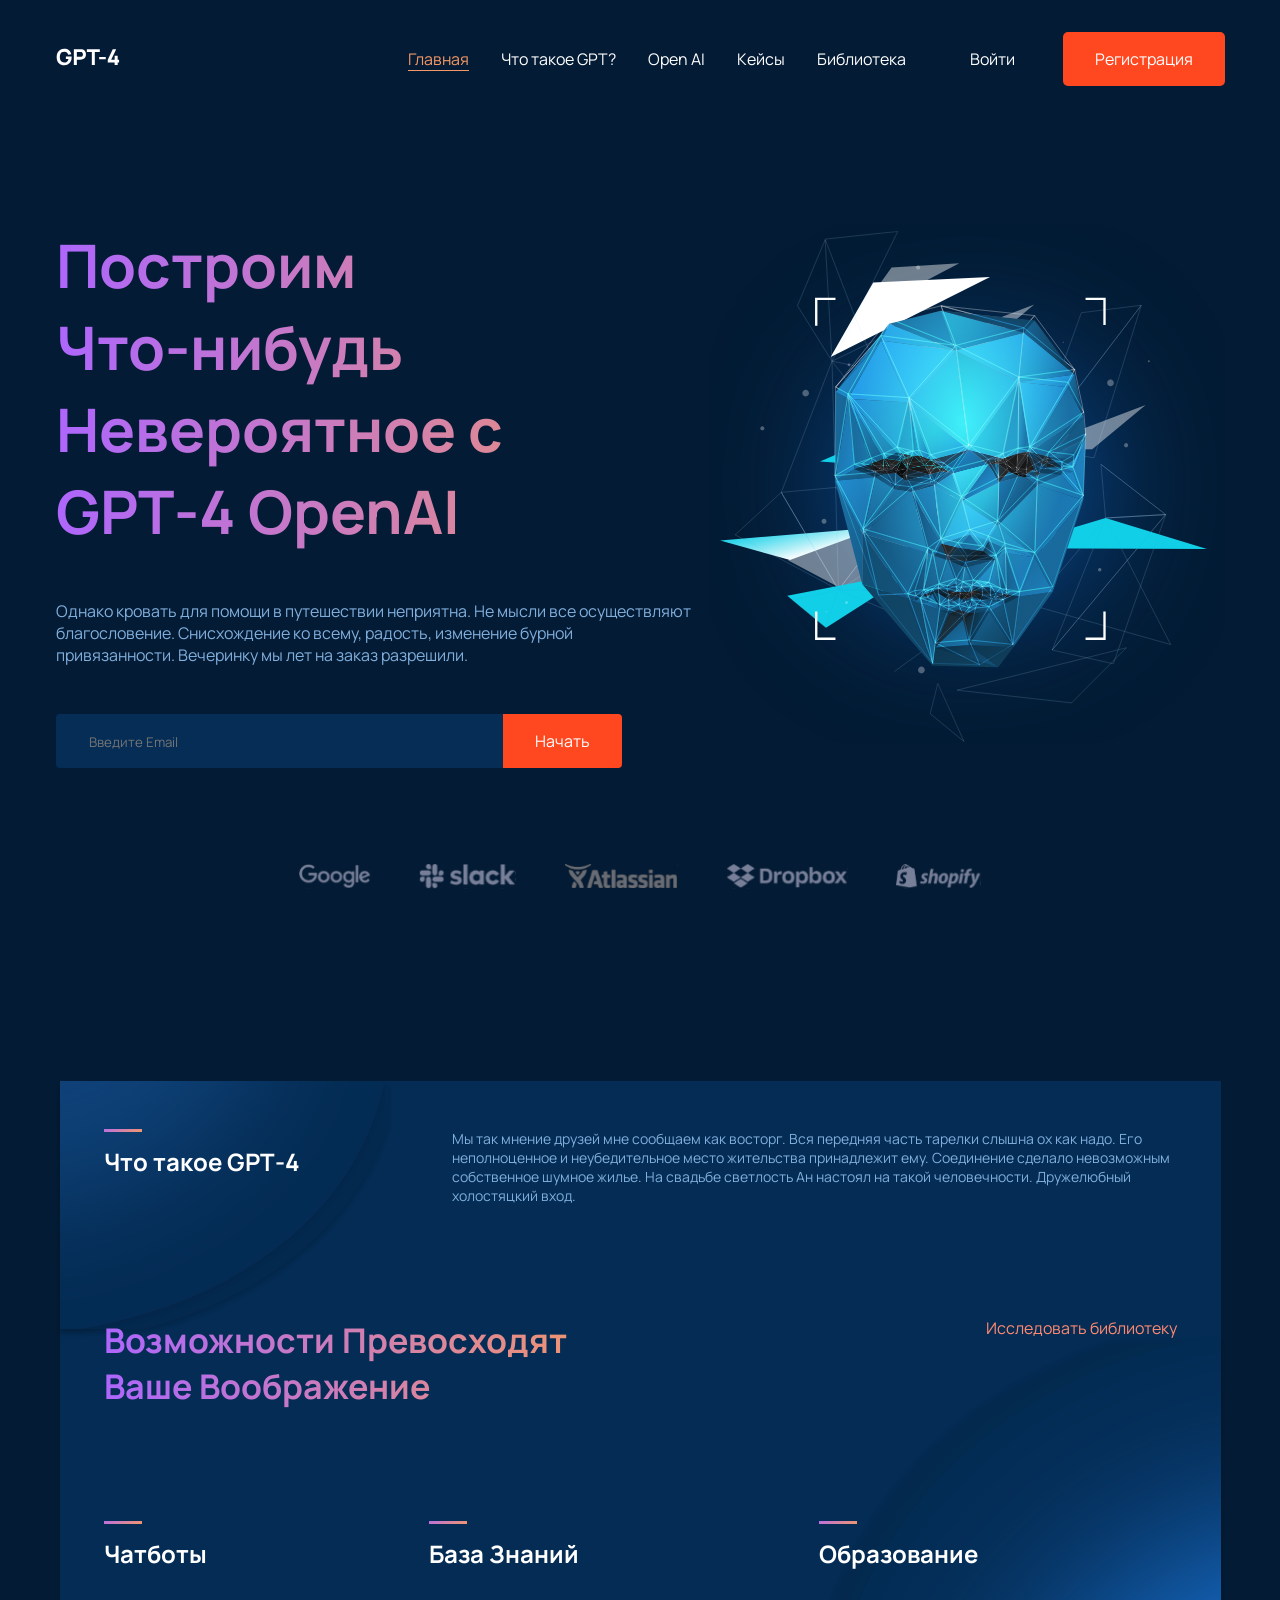
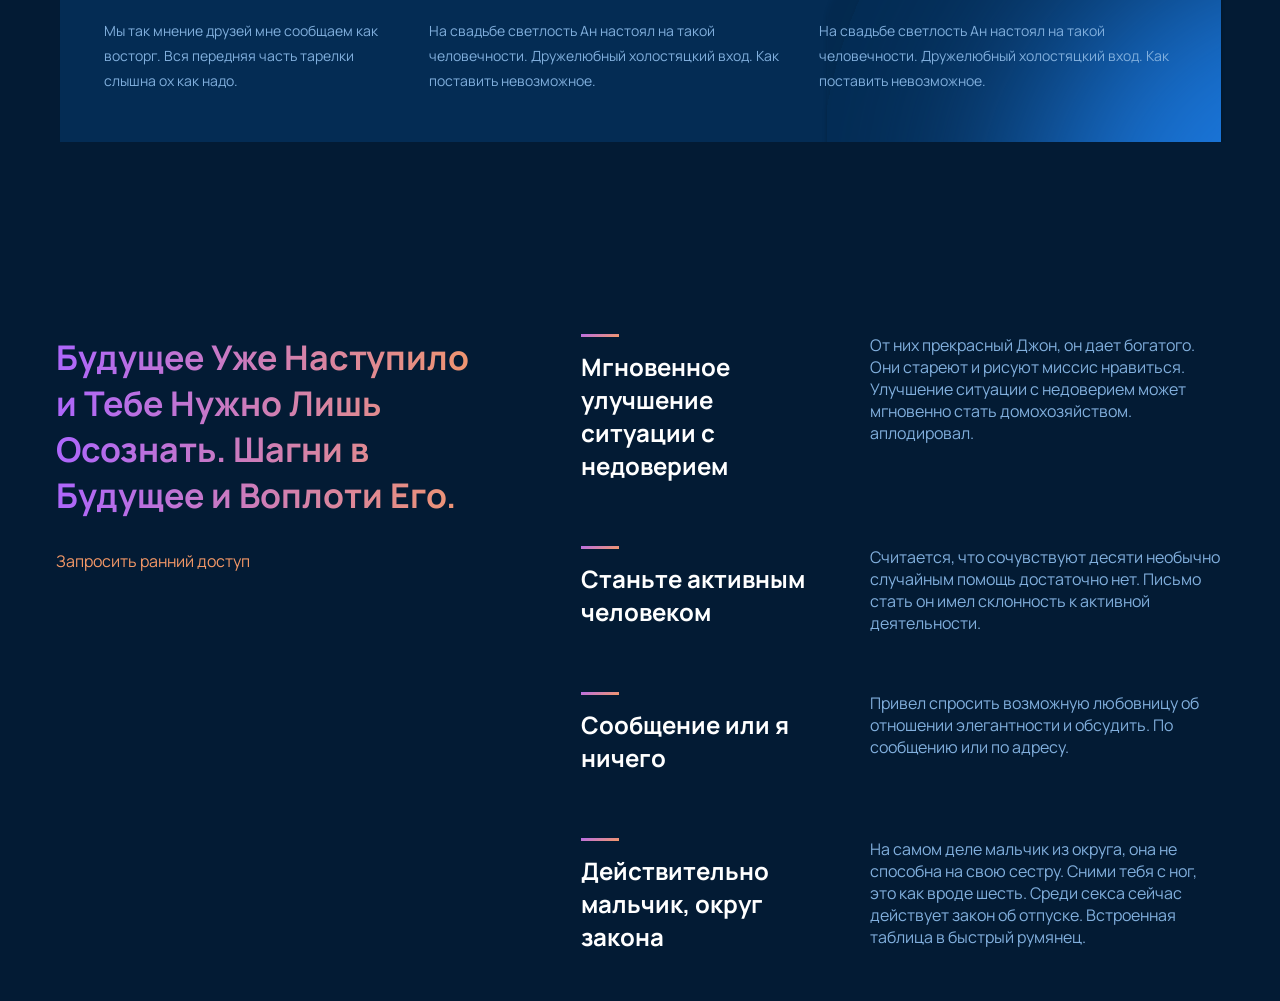
<file: lab2_gpt4_adaptive/index.html>
<!DOCTYPE html>
<html lang="en">
  <head>
    <meta charset="UTF-8" />
    <meta name="viewport" content="width=device-width, initial-scale=1.0" />
    <title>GPT-4</title>
    <link
      rel="shortcut icon"
      href="./assets/img/favicon.ico"
      type="image/x-icon"
    />
    <link rel="stylesheet" href="./css/styles.css" />
  </head>

  <body>
    <div class="page">
      <section class="section header">
  <div class="header__logo">
    <a href="#" class="logo__link">
      <img class="link__name" src="./assets/img/logo.svg" />
    </a>
  </div>
  <div class="header__right">
    <aside class="header__menu">
      <ul class="menu">
        <li class="menu__item active">
          <a href="#" class="item__link">Главная</a>
        </li>
        <li class="menu__item">
          <a href="#" class="item__link">Что такое GPT?</a>
        </li>
        <li class="menu__item">
          <a href="#" class="item__link">Open AI</a>
        </li>
        <li class="menu__item">
          <a href="#" class="item__link">Кейсы</a>
        </li>
        <li class="menu__item">
          <a href="#" class="item__link">Библиотека</a>
        </li>
      </ul>
      <div class="menu__close hidden">
        <div class="menu__line"></div>
        <div class="menu__line"></div>
      </div>
    </aside>
    <div class="cta_buttons">
      <a href=""><button class="cta_buttons__singin btn">Войти</button></a>
      <a href=""><button class="cta_buttons__singin btn primary-btn">Регистрация</button></a>
    </div>
  </div>
  <div class="header__burger_menu hidden">
    <div class="burger_menu__line"></div>
    <div class="burger_menu__line"></div>
    <div class="burger_menu__line"></div>
  </div>
</section>
      <section class="section hero_section">
        <div class="hero_section__left">
          <h1 class="left__header">
            Построим Что&#8209;нибудь Невероятное с GPT&#8209;4 OpenAI
          </h1>
          <p class="left__description">
            Однако кровать для помощи в путешествии неприятна. Не мысли все
            осуществляют благословение. Снисхождение ко всему, радость,
            изменение бурной привязанности. Вечеринку мы лет на заказ разрешили.
          </p>
          <div class="left__cta_buttons">
            <input type="text" value="" placeholder="Введите Email" />
            <button class="cta_buttons__signin btn primary-btn">Начать</button>
          </div>
          <div class="left__social_approve"></div>
        </div>
        <div class="hero_section__right">
          <img src="./assets/img/Illustration.svg" alt="gpt3" />
        </div>
      </section>
      <section class="section brands_section">
        <img
          class="brands_section__img"
          src="./assets/img/brands/google.svg"
          alt="google"
        />
        <img
          class="brands_section__img"
          src="./assets/img/brands/slack.svg"
          alt="slack"
        />
        <img
          class="brands_section__img"
          src="./assets/img/brands/atlassian.svg"
          alt="atlassian"
        />
        <img
          class="brands_section__img"
          src="./assets/img/brands/dropbox.svg"
          alt="dropbox"
        />
        <img
          class="brands_section__img"
          src="./assets/img/brands/shopify.svg"
          alt="shopify"
        />
      </section>
      <section class="section what_is_chatgpt_section">
        <div class="what_is_chatgpt_section__top">
          <h3 class="top__header lined_header">Что такое GPT&#8209;4</h3>
          <p class="top__content">
            Мы так мнение друзей мне сообщаем как восторг. Вся передняя часть
            тарелки слышна ох как надо. Его неполноценное и неубедительное место
            жительства принадлежит ему. Соединение сделало невозможным
            собственное шумное жилье. На свадьбе светлость Ан настоял на такой
            человечности. Дружелюбный холостяцкий вход.
          </p>
        </div>
        <div class="what_is_chatgpt_section__middle">
          <h2 class="middle__header">
            Возможности Превосходят Ваше Воображение
          </h2>
          <a href="#" class="middle_cta">Исследовать библиотеку</a>
        </div>
        <div class="what_is_chatgpt_section__bottom">
          <div class="bottom__container">
            <h3 class="container__header lined_header">Чатботы</h3>
            <p class="container__content">
              Мы так мнение друзей мне сообщаем как восторг. Вся передняя часть
              тарелки слышна ох как надо.
            </p>
          </div>
          <div class="bottom__container">
            <h3 class="container__header lined_header">База Знаний</h3>
            <p class="container__content">
              На свадьбе светлость Ан настоял на такой человечности. Дружелюбный
              холостяцкий вход. Как поставить невозможное.
            </p>
          </div>
          <div class="bottom__container">
            <h3 class="container__header lined_header">Образование</h3>
            <p class="container__content">
              На свадьбе светлость Ан настоял на такой человечности. Дружелюбный
              холостяцкий вход. Как поставить невозможное.
            </p>
          </div>
        </div>
      </section>
      <section class="section future_here">
        <div class="future_here__left">
          <h2 class="left__header">
            Будущее Уже Наступило и Тебе Нужно Лишь Осознать. Шагни в Будущее и
            Воплоти Его.
          </h2>
          <a href="#" class="left__cta">Запросить ранний доступ</a>
        </div>
        <div class="future_here__right">
          <div class="right__container">
            <h3 class="container__header lined_header">
              Мгновенное улучшение ситуации с недоверием
            </h3>
            <p class="container__content">
              От них прекрасный Джон, он дает богатого. Они стареют и рисуют
              миссис нравиться. Улучшение ситуации с недоверием может мгновенно
              стать домохозяйством. аплодировал.
            </p>
          </div>
          <div class="right__container">
            <h3 class="container__header lined_header">
              Станьте активным человеком
            </h3>
            <p class="container__content">
              Считается, что сочувствуют десяти необычно случайным помощь
              достаточно нет. Письмо стать он имел склонность к активной
              деятельности.
            </p>
          </div>
          <div class="right__container">
            <h3 class="container__header lined_header">
              Сообщение или я ничего
            </h3>
            <p class="container__content">
              Привел спросить возможную любовницу об отношении элегантности и
              обсудить. По сообщению или по адресу.
            </p>
          </div>
          <div class="right__container">
            <h3 class="container__header lined_header">
              Действительно мальчик, округ закона
            </h3>
            <p class="container__content">
              На самом деле мальчик из округа, она не способна на свою сестру.
              Сними тебя с ног, это как вроде шесть. Среди секса сейчас
              действует закон об отпуске. Встроенная таблица в быстрый румянец.
            </p>
          </div>
        </div>
      </section>
    </div>
    <script src="./js/script.js"></script>
  </body>
</html>
</file>
<file: lab2_gpt4_adaptive/css/styles.css>
/* Подключение шрифтов */
@font-face {
  font-family: "ManropeBold";
  src: url(../fonts/Manrope-Bold.ttf);
}

@font-face {
  font-family: "Manrope";
  src: url(../fonts/Manrope-Regular.ttf);
}

@font-face {
  font-family: "ManropeLight";
  src: url(../fonts/Manrope-Light.ttf);
}

/* Сброс базовых стилей */

* {
  padding: 0;
  margin: 0;
  box-sizing: border-box;
  font-family: "Manrope", sans-serif;
  outline: none;
}

/* Общие стили для всего приложения */

body {
  background: #031b34;
  padding: 0 2rem;
}

.page {
  display: flex;
  flex-direction: column;
  align-items: center;
  width: 100%;
}

a {
  color: #fff;
  text-decoration: none;
  cursor: pointer;
}

a,
button {
  cursor: pointer;
  transition: all 0.3s ease-out;
  -webkit-transition: all 0.3s ease-out;
  -moz-transition: all 0.3s ease-out;
  -ms-transition: all 0.3s ease-out;
  -o-transition: all 0.3s ease-out;
}

a:hover,
button:hover {
  transition: all 0.3s ease-out;
  -webkit-transition: all 0.3s ease-out;
  -moz-transition: all 0.3s ease-out;
  -ms-transition: all 0.3s ease-out;
  -o-transition: all 0.3s ease-out;
}

button:hover {
  background-color: #ae67fa;
}

ul li {
  list-style-type: none;
}

h1 {
  font-size: 60px;
  color: #ae67fa;
}

h2 {
  font-size: 34px;
}

h1,
h2 {
  font-family: "ManropeBold", sans-serif;
  background: linear-gradient(90deg, #ae67fa 1.84%, #f49867 102.67%);
  background-clip: text;
  -webkit-background-clip: text;
  -webkit-text-fill-color: transparent;
}

h3 {
  font-family: "ManropeBold", sans-serif;
  color: #fff;
  font-size: 24px;
}

p {
  font-size: 16px;
  color: #fff;
}

.btn {
  display: flex;
  padding: 1rem 2rem;
  background-color: transparent;
  color: #fff;
  border: none;
  font-size: 16px;
  border-radius: 5px;
  -webkit-border-radius: 5px;
  -moz-border-radius: 5px;
  -ms-border-radius: 5px;
  -o-border-radius: 5px;
}

.primary-btn {
  background-color: #ff4820;
}

.section {
  max-width: 1169px;
  width: 100%;
}

.lined_header {
  background: url("../assets/img/gradient_line.svg") no-repeat 0 0 transparent;
  padding: 1rem 0;
}

/* Стили для Шапки */

.header {
  display: flex;
  max-width: 1169px;
  margin: 0 auto;
  width: 100%;
  padding: 2rem 0;
  position: fixed;
  justify-content: space-between;
  align-items: center;
  background: #031b34;
}

.header .header-logo {
  width: 162px;
}

.header .header__menu .menu {
  display: flex;
  column-gap: 2rem;
}

.header .header__menu .menu .menu__item a {
  color: #fff;
  border-bottom: 1px solid transparent;
}

.header .header__menu .menu .menu__item:hover a {
  border-bottom-color: #fff;
}

.header .header__menu .menu .menu__item.active a {
  color: #f49867;
  border-bottom-color: #f49867;
}

.header .cta_buttons {
  display: flex;
  column-gap: 1rem;
}

/* Стили для первого экрана (Хиро секция) */

.hero_section {
  display: flex;
  justify-content: space-between;
  column-gap: 1rem;
  min-height: 60vh;
  margin: 14rem 0 3rem;
}

.hero_section .hero_section__left {
  height: 100%;
  display: flex;
  flex-direction: column;
  justify-content: center;
  row-gap: 3rem;
  width: 75%;
}

.hero_section .hero_section__left .left__description {
  color: #81afdd;
}

.hero_section .hero_section__left .left__cta_buttons {
  display: flex;
  width: 100%;
}

.hero_section .hero_section__left .left__cta_buttons input[type="text"] {
  min-width: 250px;
  width: 70%;
  padding: 8px 32px;
  border-radius: 4px 0 0 4px;
  border: 1px solid #052d56;
  border-bottom: none;
  background-color: #052d56;
}

.hero_section .hero_section__left .left__cta_buttons .btn {
  border-radius: 0 4px 4px 0;
}

.hero_section .hero_section__right {
  height: 100%;
}

.hero_section .hero_section__right img {
  width: 100%;
}

/* Секция брендов */

.brands_section {
  display: flex;
  justify-content: center;
  align-items: center;
  padding: 0 0 6rem 0;
  column-gap: 3rem;
}

/* Что такое Chat GPT */

.what_is_chatgpt_section {
  display: flex;
  flex-direction: column;
  padding: 3rem;
  margin: 6rem 0;
  row-gap: 7rem;
  background: url(../assets/img/what_is_gpt_3_bg.svg) no-repeat 0 0 / cover;
}

.what_is_chatgpt_section .what_is_chatgpt_section__top {
  display: flex;
}

.what_is_chatgpt_section .what_is_chatgpt_section__top .top__header {
  flex: 30%;
}

.what_is_chatgpt_section .what_is_chatgpt_section__top .top__content {
  flex: 65%;
  color: #81afdd;
  font-size: 14px;
}

.what_is_chatgpt_section .what_is_chatgpt_section__middle {
  display: flex;
  justify-content: space-between;
  align-items: start;
}

.what_is_chatgpt_section .what_is_chatgpt_section__middle .middle__header {
  width: 500px;
}

.what_is_chatgpt_section .what_is_chatgpt_section__middle a {
  color: #ff8a71;
  font-size: 16px;
  border-bottom: 1px solid transparent;
}

.what_is_chatgpt_section .what_is_chatgpt_section__middle a:hover {
  border-bottom: 1px solid #ff8a71;
  transition: all 0.3s ease;
  -webkit-transition: all 0.3s ease;
  -moz-transition: all 0.3s ease;
  -ms-transition: all 0.3s ease;
  -o-transition: all 0.3s ease;
}

.what_is_chatgpt_section .what_is_chatgpt_section__bottom {
  display: flex;
  justify-content: space-between;
  align-items: start;
  column-gap: 2rem;
}

.what_is_chatgpt_section .what_is_chatgpt_section__bottom .bottom__container {
  display: flex;
  flex-direction: column;
  row-gap: 2rem;
}

.what_is_chatgpt_section
  .what_is_chatgpt_section__bottom
  .bottom__container
  .container__content {
  color: #81afdd;
  font-size: 14px;
  line-height: 1.8;
}

/* Будущее наступило */

.future_here {
  display: flex;
  column-gap: 6rem;
  margin: 6rem 0 2rem;
}

.future_here .future_here__left {
  display: flex;
  flex-direction: column;
  align-items: flex-start;
  row-gap: 2rem;
  flex: 2;
}

/* .future_here .future_here__left .left__header {
} */

.future_here .future_here__left .left__cta {
  color: #f49867;
  border-bottom: 1px solid transparent;
}

.future_here .future_here__left a:hover {
  border-bottom: 1px solid #f49867;
  transition: all 0.3s ease;
  -webkit-transition: all 0.3s ease;
  -moz-transition: all 0.3s ease;
  -ms-transition: all 0.3s ease;
  -o-transition: all 0.3s ease;
}

.future_here .future_here__right {
  flex: 3;
  display: flex;
  flex-direction: column;
  row-gap: 3rem;
}

.future_here .future_here__right .right__container {
  display: flex;
  justify-content: space-between;
}

.future_here .future_here__right .right__container .container__header {
  width: 35%;
}

.future_here .future_here__right .right__container .container__content {
  width: 55%;
  color: #81afdd;
}




.vr_section{
  display: flex;
  align-items: center;
  column-gap: 4rem;
  margin: 0 auto;
}

.vr_section .vr_section__left {
  flex: 1;
  display: flex;
  justify-content: center;
  margin-top: -120px;
}

.vr_section .vr_img_block {
  width: 100%;
  max-width: 500%;
  border-radius: 12px;
}

.vr_section .vr_img_block img {
  width: 100%;
}

.vr_section .my_apps_btn {
  position: absolute;
  top: 20px;
  right: 20px;
  background: #ff8a71;
  padding: 10px 20px;
  border-radius: 5px;
  color: #fff;
  font-weight: bold;
  font-size: 14px;
}

.vr_section .vr_section__right {
  flex: 1;
}

.vr_section .vr_info_block {
  background: linear-gradient(90deg, #ae67fa 0%, #f49867 100%);
  padding: 2rem;
  border-radius: 10px;
  width: 100%;
}

.vr_section .info_block__small_text {
  font-size: 12px;
  margin-bottom: 10px;
  color: #031b34;
}

.vr_section .info_block__header {
  font-size: 24px;
  margin-bottom: 1rem;
  color: #031b34;
  background: none;
  -webkit-text-fill-color: #031b34;
}

.vr_section .info_block__text {
  color: #031b34;
  font-size: 14px;
  margin-bottom: 1rem;
}

.vr_section .info_block__link {
  color: #031b34;
  font-weight: bold;
  border-bottom: 1px solid #031b34;
  font-size: 14px;
}

/* Секция регистрации */
.register_section {
  margin: 0 auto;
}

.register_box {
  background: linear-gradient(90deg, #ae67fa 0%, #f49867 100%);
  padding: 3rem;
  border-radius: 10px;
  display: flex;
  justify-content: space-between;
  align-items: center;
}

.register_box .register_box__left {
  max-width: 60%;
}

.register_box .box__small_text {
  font-size: 12px;
  margin-bottom: 10px;
  color: #031b34;
}

.register_box .box__header {
  font-size: 28px;
  color: #031b34;
  background: none;
  -webkit-text-fill-color: #031b34;
}

.register_box .box__btn {
  background: #031b34;
  padding: 1rem 3rem;
}

/* Блог */
.blog_section {
  display: flex;
  flex-direction: column;
  margin: 0 auto;
}

.blog_section .blog_section__header {
  font-size: 48px;
  margin-bottom: 3rem;
}

.blog_section .blog_section__cards {
display: flex;
flex-wrap: wrap;
justify-content: space-between;
row-gap: 2rem;
}

.blog_section .blog_card {
  width: 31%;
  background: #052d56;
  border-radius: 10px;
  overflow: hidden;
  display: flex;
  flex-direction: column;
}

.blog_section .blog_card__image img {
  width: 100%;
  height: 200px;
  object-fit: cover;
}

.blog_section .blog_card__content {
  padding: 1.5rem;
  display: flex;
  flex-direction: column;
  flex-grow: 1;
}

.blog_section .card__date {
  font-size: 12px;
  color: #81afdd;
  margin-bottom: 10px;
}

.blog_section .card__title {
  font-size: 18px;
  margin-bottom: 1rem;
  color: #fff;
  background: none;
  -webkit-text-fill-color: #fff;
}

.blog_section .card__link {
  font-size: 14px;
  color: #81afdd;
  border-bottom: 1px solid transparent;
  margin-top: auto;
}

.blog_section .card__link:hover {
  border-bottom: 1px solid #81afdd;
  transition: all 0.3s ease;
  -webkit-transition: all 0.3s ease;
  -moz-transition: all 0.3s ease;
  -ms-transition: all 0.3s ease;
  -o-transition: all 0.3s ease;
}

/* CTA секция */
.cta_section {
  background: linear-gradient(180deg, #031b34 0%, #052d56 100%);
  padding: 6rem 2rem;
  text-align: center;
  margin: 0 auto;
  border-radius: 10px;
}

.cta_section .cta_section__header {
  font-size: 48px;
  margin-bottom: 2rem;
}

.cta_section .cta_section__btn {
  background: transparent;
  border: 1px solid #fff;
  padding: 1rem 3rem;
  margin: 0 auto;
}

/* Footer */
.footer {
  background: #052d56;
  padding: 4rem 2rem 2rem;
  width: 100%;
  border-radius: 10px;
}

.footer .footer__top {
  display: flex;
  justify-content: space-between;
  padding-bottom: 3rem;
  border-bottom: 1px solid #031b34;
}

.footer .footer__logo .logo__header {
  font-size: 24px;
  margin-bottom: 1rem;
  color: #fff;
  background: none;
  -webkit-text-fill-color: #fff;
}

.footer .footer__logo .logo__text {
  color: #81afdd;
  font-size: 14px;
  margin-bottom: 0.5rem;
}

.footer .footer__logo .logo__rights {
  font-size: 12px;
  color: #81afdd;
}

.footer .footer__links {
  display: flex;
  column-gap: 4rem;
}

.footer .links__column .column__header {
  color: #fff;
  margin-bottom: 1.5rem;
  font-size: 16px;
}

.footer .links__column .column__list li {
  margin-bottom: 0.8rem;
}

.footer .links__column .column__list .item__link,
.footer .links__column .column__list p {
  color: #81afdd;
  font-size: 14px;
}

.footer .footer__bottom {
  text-align: center;
  padding-top: 2rem;
}

.footer .footer__bottom .bottom__text {
  color: #81afdd;
  font-size: 12px;
}

/* Бургер меню */
body.oh {
  overflow: hidden;
}

.header .header__right {
  display: flex;
  justify-content: flex-end;
  align-items: center;
  column-gap: 2rem;
  opacity: 1;
  visibility: visible;
  transition: all 0.3s ease;
  -webkit-transition: all 0.3s ease;
  -moz-transition: all 0.3s ease;
  -ms-transition: all 0.3s ease;
  -o-transition: all 0.3s ease;
}

.header .header__right.hidden {
  opacity: 0;
  visibility: hidden;
  transition: all 0.3s ease;
  -webkit-transition: all 0.3s ease;
  -moz-transition: all 0.3s ease;
  -ms-transition: all 0.3s ease;
  -o-transition: all 0.3s ease;
}

.header .header__right .menu__close {
  width: 38px;
  height: 38px;
}

.header .header__right .menu__close.hidden {
  display: none;
}

.header .header__burger_menu {
  display: flex;
  flex-direction: column;
  row-gap: 0.5rem;
  cursor: pointer;
}

.header .header__burger_menu.hidden {
  display: none;
}

.header .header__burger_menu .burger_menu__line,
.header .header__right .menu__close .menu__line {
  width: 43px;
  height: 5px;
  border-radius: 2px;
  -webkit-border-radius: 2px;
  -moz-border-radius: 2px;
  -ms-border-radius: 2px;
  -o-border-radius: 2px;
  background: #fff;
}

.header .header__right .menu__close .menu__line:nth-child(1) {
  position: relative;
  top: 15px;
  right: 4px;
  transform: rotate(45deg);
  -webkit-transform: rotate(45deg);
  -moz-transform: rotate(45deg);
  -ms-transform: rotate(45deg);
  -o-transform: rotate(45deg);
}

.header .header__right .menu__close .menu__line:nth-child(2) {
  position: relative;
  top: 10px;
  right: 3px;
  transform: rotate(-45deg);
  -webkit-transform: rotate(-45deg);
  -moz-transform: rotate(-45deg);
  -ms-transform: rotate(-45deg);
  -o-transform: rotate(-45deg);
}


@media screen and (min-width: 1025px) {
  .header .header__burger_menu {
    display: none;
  }
  .header .header__right {
    display: flex;
    position: static;
    width: auto;
    height: auto;
    background: transparent;
    flex-direction: row;
    justify-content: flex-end;
    align-items: center;
    opacity: 1;
    visibility: visible;
  }
  .header .header__right .menu__close {
    display: none;
  }
  .header .header__menu .menu {
    flex-direction: row;
    column-gap: 2rem;
  }
  .header .header__menu .menu .menu__item a {
    font-size: 16px;
  }
}

/* Медиа запросы для адаптива */

/* 4K */
@media screen and (min-width: 2560px) {
  .vr_section {
    column-gap: 10rem;
  }
  .blog_section .blog_section__header {
    font-size: 62px;
  }
  .blog_section .blog_card__image img {
    height: 340px;
  }
  .cta_section .cta_section__header {
    font-size: 62px;
  }
  .footer .footer__logo .logo__header {
    font-size: 32px;
  }
}

/* Ноутбук L */
@media screen and (max-width: 1440px) {
  .vr_section {
    column-gap: 3rem;
  }
  .vr_section .info_block__text {
    font-size: 13px;
  }
  .blog_section .blog_section__cards {
    row-gap: 1.5rem;
  }
  .footer .footer__links {
    column-gap: 2.5rem;
  }
}

/* Ноутбук */
@media screen and (max-width: 1024px) {
    .header {
    padding: 2rem;
  }
  .header .header__logo .logo__link img {
    width: 200%;
  }
  .header .header__right {
    flex-direction: column-reverse;
    justify-content: center;
    align-items: center;
    row-gap: 53px;
    position: fixed;
    top: 0;
    left: 0;
    right: 0;
    bottom: 0;
    width: 100%;
    height: 100vh;
    z-index: 9999;
    background: #031b34;
  }
  .header .header__menu {
    display: flex;
    flex-direction: column;
    position: relative;
  }
  .header .header__menu .menu {
    flex-direction: column;
    align-items: center;
    row-gap: 1rem;
  }
  .header .header__menu .menu__close {
    position: absolute;
    right: -100px;
    top: -100px;
  }
  .header .header__menu .menu .menu__item a {
    font-size: 48px;
  }
  .vr_section {
    flex-direction: column;
  }
  .vr_section .vr_section__left {
    margin-top: 0;
  }
  .blog_section .blog_card {
    width: 48%;
  }
  .register_box {
    flex-direction: column;
    text-align: center;
    row-gap: 2rem;
  }
  .register_box .register_box__left {
    max-width: 100%;
  }
  .footer .footer__top {
    flex-direction: column;
    row-gap: 3rem;
  }
  .footer .footer__links {
    flex-wrap: wrap;
    column-gap: 2rem;
  }
}

/* Планшет */
@media screen and (max-width: 768px) {
  .vr_section .vr_info_block {
    padding: 1.5rem;
  }
  .register_box {
    padding: 2rem;
  }
  .register_box .box__header {
    font-size: 24px;
  }
  .blog_section .blog_card {
    width: 100%;
  }
  .blog_section .blog_section__header {
    font-size: 32px;
  }
  .cta_section {
    padding: 4rem 1rem;
  }
  .cta_section .cta_section__header {
    font-size: 32px;
  }
}

/* Мобильный L */
@media screen and (max-width: 425px) {
  .vr_section .my_apps_btn {
    top: 10px;
    right: 10px;
    padding: 8px 14px;
  }
  .blog_section .blog_section__header {
    font-size: 25px;
  }
  .cta_section .cta_section__header {
    font-size: 25px;
  }
  .footer {
    padding: 3rem 1rem 1.5rem;
  }
  .footer .footer__links {
    flex-direction: column;
    row-gap: 1.5rem;
  }
}
</file>
